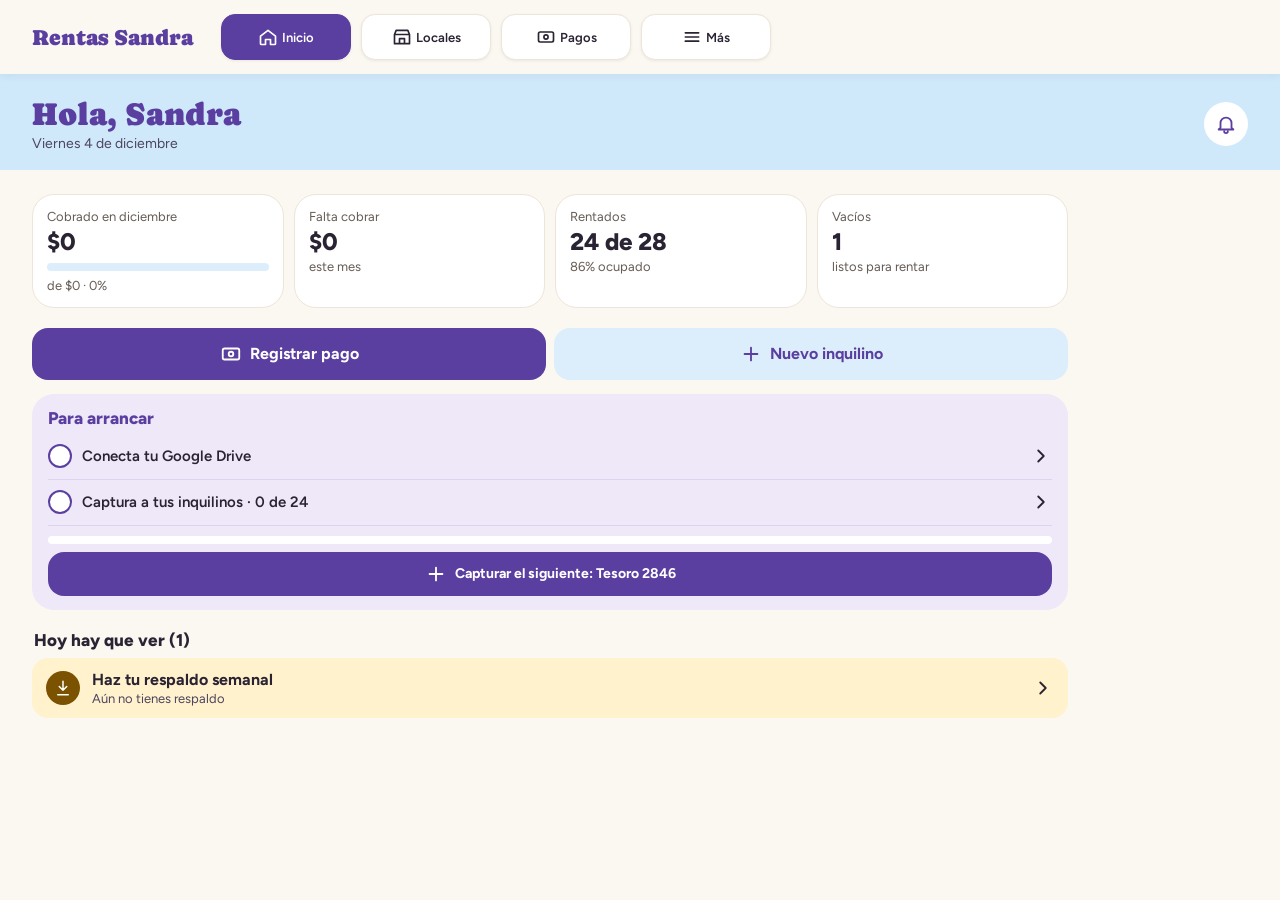
<file: index.html>
<!doctype html>
<html lang="es">
<head>
<meta charset="utf-8">
<meta name="viewport" content="width=device-width, initial-scale=1, viewport-fit=cover">
<meta name="theme-color" content="#CFE8FA">
<title>Rentas Sandra</title>
<link rel="manifest" href="manifest.webmanifest">
<link rel="icon" href="icono.svg">
<link rel="apple-touch-icon" href="icono-192.png">
<link rel="preload" href="lib/fuentes/caprasimo-latin-400-normal.woff2" as="font" type="font/woff2" crossorigin>
<link rel="stylesheet" href="estilos.css">
</head>
<body>
<nav>
  <span class="marca">Rentas Sandra</span>
  <a href="#/inicio" data-t="inicio"><svg class="i" viewBox="0 0 24 24" aria-hidden="true"><path d="M3 11l9-7 9 7v9a1 1 0 0 1-1 1h-5v-6H9v6H4a1 1 0 0 1-1-1z"/></svg>Inicio</a>
  <a href="#/locales" data-t="locales"><svg class="i" viewBox="0 0 24 24" aria-hidden="true"><path d="M3 9l2-5h14l2 5M3 9v11h18V9M3 9h18M9 20v-6h6v6"/></svg>Locales</a>
  <a href="#/pagos" data-t="pagos"><svg class="i" viewBox="0 0 24 24" aria-hidden="true"><rect x="3" y="6" width="18" height="12" rx="2"/><circle cx="12" cy="12" r="2.5"/></svg>Pagos</a>
  <a href="#/mas" data-t="mas"><svg class="i" viewBox="0 0 24 24" aria-hidden="true"><path d="M4 7h16M4 12h16M4 17h16"/></svg>Más</a>
</nav>
<header><button id="atras" aria-label="Atrás"><svg class="i" viewBox="0 0 24 24" aria-hidden="true"><path d="M15 6l-6 6 6 6"/></svg></button><div><h1 id="tit">Rentas</h1><p id="sub"></p></div><a id="campana" href="#/avisos" aria-label="Avisos"><svg class="i" viewBox="0 0 24 24" aria-hidden="true"><path d="M6 16V11a6 6 0 0 1 12 0v5l2 2H4zM10 20a2 2 0 0 0 4 0"/></svg><b class="badge" style="display:none">0</b></a></header>
<main id="main"></main>
<div id="velo" onclick="if(event.target===this)cerrarHoja()">
  <div id="hoja"><div class="hoja-cab"><b id="hoja-tit"></b><button onclick="cerrarHoja()" aria-label="Cerrar"><svg class="i" viewBox="0 0 24 24" aria-hidden="true"><path d="M6 6l12 12M18 6L6 18"/></svg></button></div><div id="hoja-cuerpo"></div></div>
</div>
<script src="lib/jspdf.umd.min.js" defer></script>
<script src="datos.js"></script>
<script src="app.js"></script>
</body>
</html>
</file>
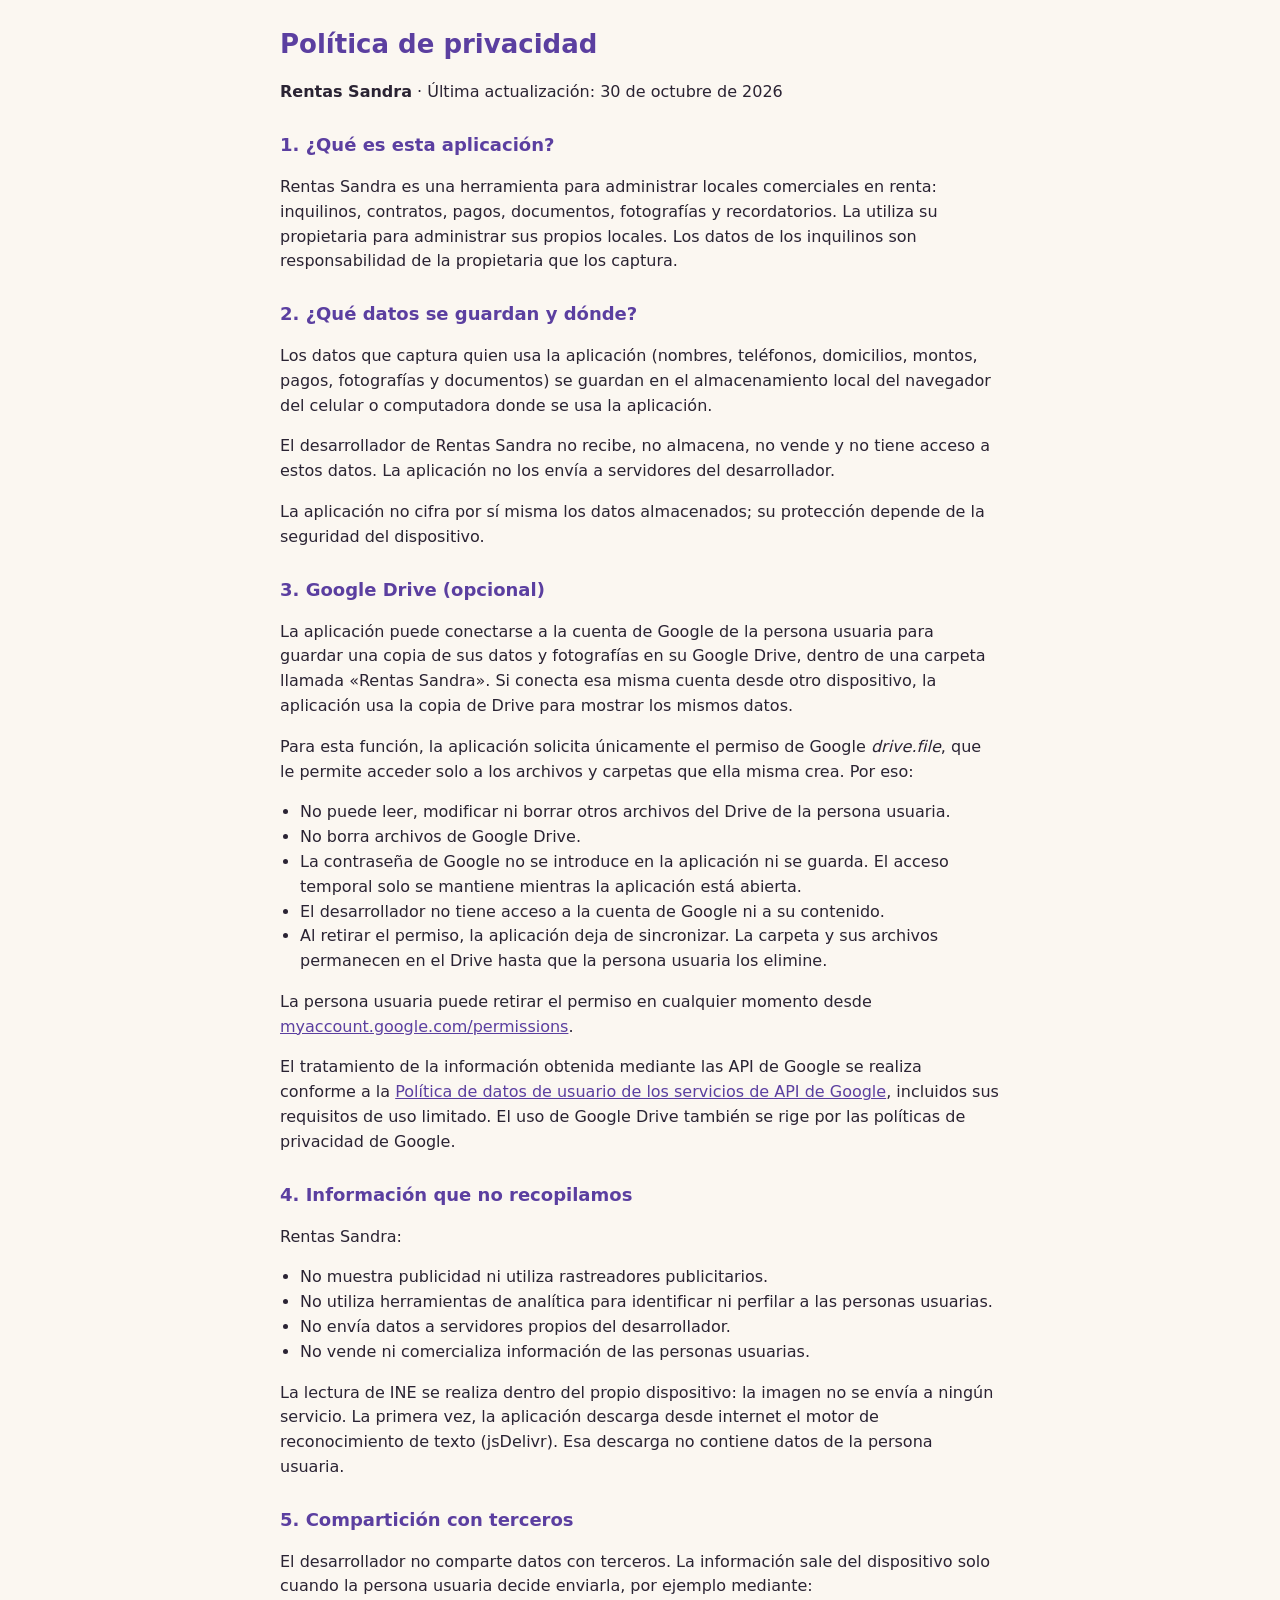
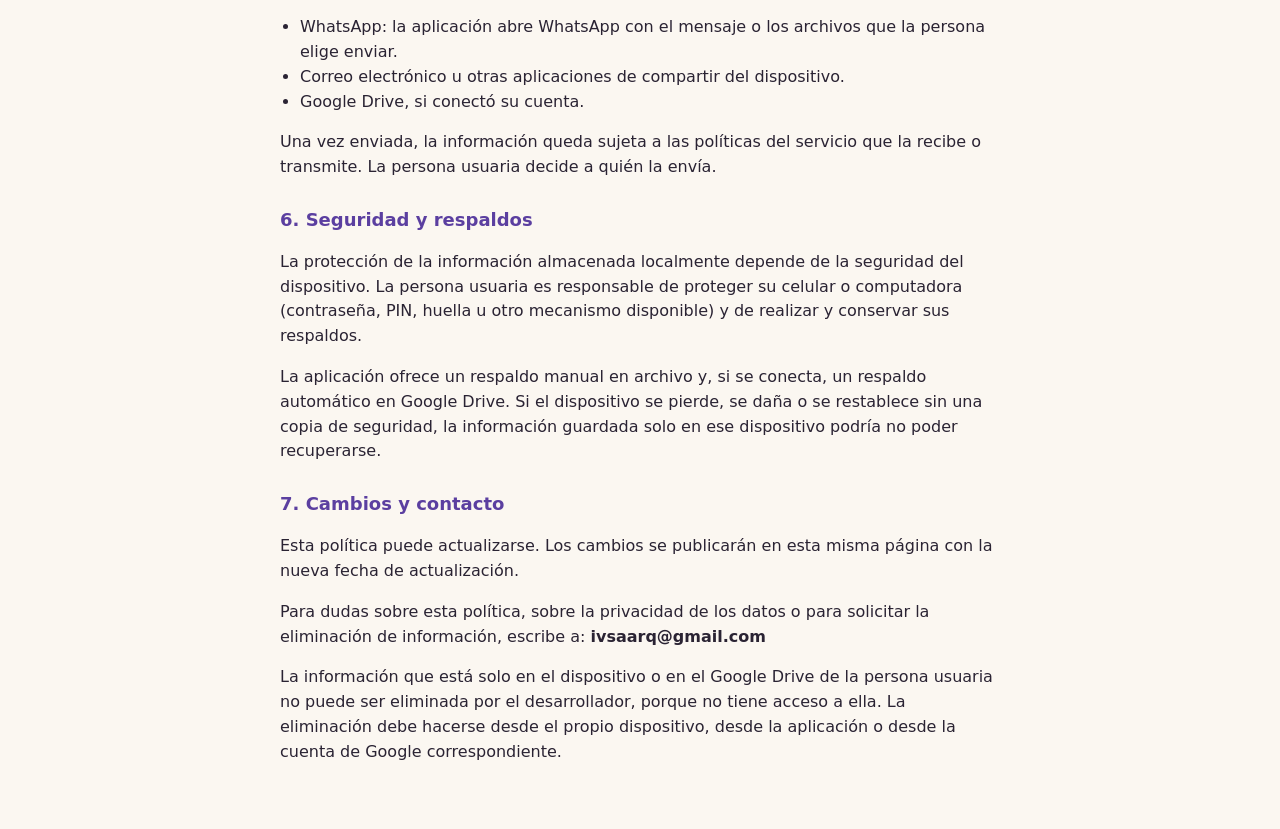
<file: privacidad.html>
<!doctype html>
<html lang="es">
<head>
<meta charset="utf-8">
<meta name="viewport" content="width=device-width, initial-scale=1">
<title>Política de privacidad · Rentas Sandra</title>
<style>
body{margin:0;background:#FBF7F1;color:#2A2333;font-family:system-ui,-apple-system,"Segoe UI",Roboto,sans-serif;line-height:1.55}
main{max-width:720px;margin:0 auto;padding:24px 18px 48px}
h1{color:#5B3FA0;font-size:26px;margin:0 0 4px}
h2{color:#5B3FA0;font-size:18px;margin:26px 0 6px}
ul{padding-left:20px}
a{color:#5B3FA0}
</style>
</head>
<body>
<main>
<h1>Política de privacidad</h1>
<p><b>Rentas Sandra</b> · Última actualización: 30 de octubre de 2026</p>

<h2>1. ¿Qué es esta aplicación?</h2>
<p>Rentas Sandra es una herramienta para administrar locales comerciales en renta: inquilinos, contratos, pagos, documentos, fotografías y recordatorios. La utiliza su propietaria para administrar sus propios locales. Los datos de los inquilinos son responsabilidad de la propietaria que los captura.</p>

<h2>2. ¿Qué datos se guardan y dónde?</h2>
<p>Los datos que captura quien usa la aplicación (nombres, teléfonos, domicilios, montos, pagos, fotografías y documentos) se guardan en el almacenamiento local del navegador del celular o computadora donde se usa la aplicación.</p>
<p>El desarrollador de Rentas Sandra no recibe, no almacena, no vende y no tiene acceso a estos datos. La aplicación no los envía a servidores del desarrollador.</p>
<p>La aplicación no cifra por sí misma los datos almacenados; su protección depende de la seguridad del dispositivo.</p>

<h2>3. Google Drive (opcional)</h2>
<p>La aplicación puede conectarse a la cuenta de Google de la persona usuaria para guardar una copia de sus datos y fotografías en su Google Drive, dentro de una carpeta llamada «Rentas Sandra». Si conecta esa misma cuenta desde otro dispositivo, la aplicación usa la copia de Drive para mostrar los mismos datos.</p>
<p>Para esta función, la aplicación solicita únicamente el permiso de Google <i>drive.file</i>, que le permite acceder solo a los archivos y carpetas que ella misma crea. Por eso:</p>
<ul>
<li>No puede leer, modificar ni borrar otros archivos del Drive de la persona usuaria.</li>
<li>No borra archivos de Google Drive.</li>
<li>La contraseña de Google no se introduce en la aplicación ni se guarda. El acceso temporal solo se mantiene mientras la aplicación está abierta.</li>
<li>El desarrollador no tiene acceso a la cuenta de Google ni a su contenido.</li>
<li>Al retirar el permiso, la aplicación deja de sincronizar. La carpeta y sus archivos permanecen en el Drive hasta que la persona usuaria los elimine.</li>
</ul>
<p>La persona usuaria puede retirar el permiso en cualquier momento desde <a href="https://myaccount.google.com/permissions">myaccount.google.com/permissions</a>.</p>
<p>El tratamiento de la información obtenida mediante las API de Google se realiza conforme a la <a href="https://developers.google.com/terms/api-services-user-data-policy">Política de datos de usuario de los servicios de API de Google</a>, incluidos sus requisitos de uso limitado. El uso de Google Drive también se rige por las políticas de privacidad de Google.</p>

<h2>4. Información que no recopilamos</h2>
<p>Rentas Sandra:</p>
<ul>
<li>No muestra publicidad ni utiliza rastreadores publicitarios.</li>
<li>No utiliza herramientas de analítica para identificar ni perfilar a las personas usuarias.</li>
<li>No envía datos a servidores propios del desarrollador.</li>
<li>No vende ni comercializa información de las personas usuarias.</li>
</ul>
<p>La lectura de INE se realiza dentro del propio dispositivo: la imagen no se envía a ningún servicio. La primera vez, la aplicación descarga desde internet el motor de reconocimiento de texto (jsDelivr). Esa descarga no contiene datos de la persona usuaria.</p>

<h2>5. Compartición con terceros</h2>
<p>El desarrollador no comparte datos con terceros. La información sale del dispositivo solo cuando la persona usuaria decide enviarla, por ejemplo mediante:</p>
<ul>
<li>WhatsApp: la aplicación abre WhatsApp con el mensaje o los archivos que la persona elige enviar.</li>
<li>Correo electrónico u otras aplicaciones de compartir del dispositivo.</li>
<li>Google Drive, si conectó su cuenta.</li>
</ul>
<p>Una vez enviada, la información queda sujeta a las políticas del servicio que la recibe o transmite. La persona usuaria decide a quién la envía.</p>

<h2>6. Seguridad y respaldos</h2>
<p>La protección de la información almacenada localmente depende de la seguridad del dispositivo. La persona usuaria es responsable de proteger su celular o computadora (contraseña, PIN, huella u otro mecanismo disponible) y de realizar y conservar sus respaldos.</p>
<p>La aplicación ofrece un respaldo manual en archivo y, si se conecta, un respaldo automático en Google Drive. Si el dispositivo se pierde, se daña o se restablece sin una copia de seguridad, la información guardada solo en ese dispositivo podría no poder recuperarse.</p>

<h2>7. Cambios y contacto</h2>
<p>Esta política puede actualizarse. Los cambios se publicarán en esta misma página con la nueva fecha de actualización.</p>
<p>Para dudas sobre esta política, sobre la privacidad de los datos o para solicitar la eliminación de información, escribe a: <b>ivsaarq@gmail.com</b></p>
<p>La información que está solo en el dispositivo o en el Google Drive de la persona usuaria no puede ser eliminada por el desarrollador, porque no tiene acceso a ella. La eliminación debe hacerse desde el propio dispositivo, desde la aplicación o desde la cuenta de Google correspondiente.</p>
</main>
</body>
</html>
</file>
<file: estilos.css>
@font-face{font-family:Caprasimo;src:url(lib/fuentes/caprasimo-latin-400-normal.woff2) format("woff2");font-weight:400;font-display:swap}
@font-face{font-family:Figtree;src:url(lib/fuentes/figtree-latin-400-normal.woff2) format("woff2");font-weight:400;font-display:swap}
@font-face{font-family:Figtree;src:url(lib/fuentes/figtree-latin-600-normal.woff2) format("woff2");font-weight:600;font-display:swap}
@font-face{font-family:Figtree;src:url(lib/fuentes/figtree-latin-700-normal.woff2) format("woff2");font-weight:700;font-display:swap}
@font-face{font-family:Figtree;src:url(lib/fuentes/figtree-latin-800-normal.woff2) format("woff2");font-weight:800;font-display:swap}

/* Estilo "Orgánico" con azul cielo y morado */
:root{--mor:#5B3FA0;--mor-osc:#432C7A;--cielo:#CFE8FA;--cielo2:#DCEEFB;--fondo:#FBF7F1;--txt:#2A2333;--gris:#665C55;--card:#fff;--borde:#EEE5D8;--linea:#F3ECE2;--input:#E2D7C9;
--rojo:#B3261E;--rojo2:#FCE8E6;--amar:#7A5200;--amar2:#FFF2CC;--verde:#1E6B45;--verde2:#DDF2E5;--gris2:#EEEAF5;--gris3:#4C4560;--wa:#1E7F45}
*{box-sizing:border-box;-webkit-tap-highlight-color:transparent}
html{font-size:16px}
body{margin:0;background:var(--fondo);font-family:Figtree,system-ui,-apple-system,"Segoe UI",Roboto,sans-serif;color:var(--txt);padding-bottom:calc(24px + env(safe-area-inset-bottom))}
a{color:inherit;text-decoration:none}
svg.i{width:22px;height:22px;flex:none;fill:none;stroke:currentColor;stroke-width:2;stroke-linecap:round;stroke-linejoin:round}
header{background:var(--cielo);color:var(--txt);padding:14px 12px 14px;display:flex;align-items:center;gap:4px}
header h1{margin:0;font-family:Caprasimo,Georgia,serif;font-weight:400;font-size:26px;color:var(--mor);line-height:1.15}
header p{margin:2px 0 0;font-size:14px;color:var(--gris3)}
#atras{background:#fff;border:0;color:var(--mor);width:40px;height:40px;border-radius:50%;display:grid;place-items:center;cursor:pointer;flex:none;margin-right:6px}
main{padding:14px 16px;max-width:760px;margin:0 auto}
h2{font-size:17px;font-weight:800;margin:20px 2px 8px}
.card{background:var(--card);border:1px solid var(--borde);border-radius:22px;padding:12px 16px;margin-bottom:12px}
.card p{margin:0 0 8px;line-height:1.45;font-size:15px}
.kpis{display:grid;grid-template-columns:1fr 1fr;gap:10px;margin-bottom:12px}
.kpi{display:flex;flex-direction:column;gap:3px;background:var(--card);border:1px solid var(--borde);border-radius:22px;padding:14px;margin-bottom:12px}
.kpis .kpi{margin:0}
.kpi b{font-size:24px;font-weight:800}
.kpi span{font-size:13px;color:var(--gris)}
.barra{height:8px;background:var(--cielo2);border-radius:4px;margin:4px 0;overflow:hidden}
.barra i{display:block;height:100%;background:var(--mor);border-radius:4px}
.al{display:flex;gap:12px;align-items:center;padding:12px 14px;border-radius:16px;margin-bottom:8px;font-size:16px;font-weight:700}
.al .ic{width:34px;height:34px;flex:none;border-radius:50%;display:grid;place-items:center;color:#fff}
.al .ic svg{width:18px;height:18px}
.al.r{background:var(--rojo2)} .al.r .ic{background:var(--rojo)}
.al.a{background:var(--amar2)} .al.a .ic{background:var(--amar)}
.al div{flex:1}
.al em{font-style:normal;font-weight:400;font-size:13px;color:var(--gris3);display:block;margin-top:2px}
.chip{display:inline-block;font-size:13px;font-weight:700;padding:4px 10px;border-radius:20px;white-space:nowrap;margin-left:6px}
.c-r{background:var(--rojo2);color:var(--rojo)} .c-a{background:var(--amar2);color:var(--amar)} .c-v{background:var(--verde2);color:var(--verde)} .c-g{background:var(--gris2);color:var(--gris3)}
.filtros{display:flex;gap:8px;flex-wrap:wrap;margin-bottom:12px}
.filtros button{min-height:40px;padding:0 14px;border-radius:20px;border:1px solid var(--input);background:#fff;font:inherit;font-size:14px;color:var(--txt);cursor:pointer}
.filtros button.on{background:var(--mor);border-color:var(--mor);color:#fff;font-weight:700}
.fila{display:flex;justify-content:space-between;align-items:center;gap:8px;min-height:60px;padding:8px 0;border-bottom:1px solid var(--linea);font-size:16px;cursor:pointer}
.fila:last-child{border-bottom:0}
.fila small{display:block;color:var(--gris);font-size:13px;margin-top:2px}
.fila>div{flex:1;min-width:0}
.plaza{font-weight:800;font-size:17px;margin:4px 0;display:flex;justify-content:space-between;align-items:center;gap:6px}
.plaza span{font-weight:400;color:var(--gris);font-size:13px}
.btn{display:flex;align-items:center;justify-content:center;gap:8px;width:100%;min-height:52px;border:0;border-radius:16px;padding:12px;font-size:16px;font-weight:700;margin-top:8px;cursor:pointer;background:var(--mor);color:#fff;text-align:center;font-family:inherit}
.btn:hover{background:var(--mor-osc)}
.btn.sec{background:var(--cielo2);color:var(--mor)}
.btn.wa{background:var(--wa);color:#fff}
.btn.peligro{background:var(--rojo2);color:var(--rojo)}
.btn.chico{min-height:44px;padding:8px;font-size:14px}
.btn.hecho{opacity:.5}
.btn:disabled{opacity:.6}
.dos{display:grid;grid-template-columns:1fr 1fr;gap:8px}
.tres{display:grid;grid-template-columns:1fr 1fr 1fr;gap:6px}
.dato{display:flex;justify-content:space-between;gap:12px;font-size:15px;padding:6px 0;text-align:right;overflow-wrap:anywhere;min-width:0}
.dato span{flex:none;max-width:45%}
.dato span{color:var(--gris);text-align:left}
.cifras{display:grid;grid-template-columns:repeat(3,1fr);gap:8px;margin:8px 0}
.cifras div{background:var(--fondo);border-radius:12px;padding:10px;display:flex;flex-direction:column;gap:2px}
.cifras span{font-size:12px;color:var(--gris)}
.cifras b{font-size:16px}
.persona{display:flex;align-items:center;gap:12px;margin:4px 0}
.avatar{width:46px;height:46px;border-radius:50%;background:var(--cielo2);color:var(--mor);display:grid;place-items:center;font-weight:800;font-size:17px;flex:none}
.persona b{font-size:17px;display:block}
.persona small{color:var(--gris);font-size:14px}
.chk{display:flex;justify-content:space-between;align-items:center;gap:10px;font-size:16px;min-height:56px;padding:6px 0}
.chk>span:first-child{flex:1}
.chk small{display:block;color:var(--gris);font-size:13px}
.chk input[type=checkbox]{width:26px;height:26px;accent-color:var(--mor);margin:0}
.chk input[type=date]{width:auto;flex:0 0 auto;margin:0;font-size:15px;padding:8px}
.seg{display:flex;background:var(--linea);border-radius:12px;padding:3px}
.seg button{min-height:38px;padding:0 11px;border:0;border-radius:10px;background:transparent;font:inherit;font-size:14px;color:var(--gris3);cursor:pointer}
.seg button.on{background:#fff;font-weight:700;color:var(--mor);box-shadow:0 1px 2px rgba(0,0,0,.08)}
.acc{display:flex;align-items:center;gap:10px}
.cam{border:1.5px dashed #9BB8D6;background:#fff;border-radius:10px;width:44px;height:44px;color:var(--mor);cursor:pointer;display:grid;place-items:center}
.doc{border-bottom:1px solid var(--linea)}
.doc:last-of-type{border:0}
.fotos{display:flex;flex-wrap:wrap;gap:6px;margin:4px 0 8px}
.mini{width:60px;height:60px;object-fit:cover;border-radius:10px;border:1px solid var(--borde);cursor:pointer;background:var(--cielo2)}
.mas-foto{width:60px;height:60px;border-radius:10px;border:1.5px dashed #9BB8D6;background:#fff;color:var(--mor);cursor:pointer;display:grid;place-items:center}
.pasos{display:grid;grid-template-columns:repeat(4,1fr);gap:6px;margin:4px 0 6px}
.pasos i{height:6px;border-radius:3px;background:var(--cielo2)}
.pasos i.on{background:var(--mor)}
.paso{display:flex;gap:10px;margin:16px 0 6px}
.paso .n{flex:0 0 30px;height:30px;border-radius:50%;background:var(--mor);color:#fff;display:grid;place-items:center;font-weight:800}
.paso b{font-size:17px}
.paso p{margin:2px 0 0;font-size:14px;color:var(--gris)}
.sub{font-size:13px;color:var(--gris);margin:12px 0 4px;font-weight:700}
label{display:block;font-size:13px;color:var(--gris);margin:12px 0 0}
label small{display:block;font-size:11px}
input,select,textarea{display:block;width:100%;margin-top:4px;font-size:16px;min-height:48px;padding:11px 12px;border:1px solid var(--input);border-radius:12px;background:#fff;color:var(--txt);font-family:inherit}
input:focus,select:focus,textarea:focus{outline:2px solid var(--mor);outline-offset:1px}
textarea{resize:vertical}
.buscar{display:flex;align-items:center;gap:10px;background:#fff;border:1px solid var(--input);border-radius:16px;padding:0 14px;margin:0 0 10px;color:var(--gris)}
.buscar input{border:0;margin:0;padding:0;outline:0}
.aviso{background:var(--amar2);color:var(--amar);border-radius:12px;padding:10px 12px;font-size:14px;margin:6px 0}
.aviso a{text-decoration:underline}
.ok{background:var(--verde2);color:var(--verde);border-radius:14px;padding:14px;font-size:16px;font-weight:700;text-align:center}
.vacio{color:var(--gris);text-align:center;padding:14px;font-size:14px}
.rojo{color:var(--rojo)}
.mesnav{display:flex;justify-content:space-between;align-items:center;margin-bottom:12px}
.mesnav a{width:44px;height:44px;border-radius:50%;background:#fff;border:1px solid var(--borde);display:grid;place-items:center;color:var(--txt)}
.mesnav b{text-transform:capitalize;font-family:Caprasimo,Georgia,serif;font-weight:400;font-size:22px;color:var(--mor)}
.tabla{width:100%;border-collapse:collapse;font-size:14px}
.tabla td,.tabla th{padding:7px 4px;text-align:right;border-bottom:1px solid var(--linea)}
.tabla td:first-child,.tabla th:first-child{text-align:left;text-transform:capitalize}
.menu .fila{font-size:16px}
.menu .fila svg.i{color:var(--mor);margin-right:12px}
.menu .fila>div{display:flex;align-items:center}
nav{position:sticky;top:0;z-index:5;display:grid;grid-template-columns:repeat(4,minmax(0,1fr));gap:8px;background:var(--fondo);padding:calc(10px + env(safe-area-inset-top)) 12px 10px;box-shadow:0 2px 8px rgba(42,35,51,.06)}
nav a{min-height:46px;display:flex;flex-direction:row;align-items:center;justify-content:center;gap:4px;padding:0 4px;border-radius:14px;background:#fff;border:1px solid var(--borde);box-shadow:0 1px 3px rgba(42,35,51,.08);font-size:13px;font-weight:600;color:var(--txt);white-space:nowrap}
nav a.on{background:var(--mor);border-color:var(--mor);color:#fff}
nav a svg.i{width:20px;height:20px}
nav .marca{display:none}
#velo{position:fixed;inset:0;z-index:10;background:rgba(42,35,51,.45);display:none;align-items:flex-end;justify-content:center}
#velo.on{display:flex}
#hoja{background:var(--fondo);width:100%;max-width:640px;max-height:90vh;overflow:auto;border-radius:24px 24px 0 0;padding:0 16px calc(20px + env(safe-area-inset-bottom))}
.hoja-cab{position:sticky;top:0;z-index:1;background:var(--fondo);display:flex;justify-content:space-between;align-items:center;padding:16px 0 8px;font-size:18px;font-weight:800}
.hoja-cab button{border:0;background:var(--cielo2);color:var(--mor);border-radius:50%;width:40px;height:40px;cursor:pointer;display:grid;place-items:center}
.pago{margin-top:8px}

/* Plazas desplegables */
.plaza-d{padding:0;overflow:hidden}
.plaza-cab{list-style:none;display:flex;align-items:center;justify-content:space-between;gap:10px;min-height:60px;padding:10px 16px;background:#EEE8F8;cursor:pointer}
.plaza-cab::-webkit-details-marker{display:none}
.plaza-cab b{display:block;font-size:17px;font-weight:800;color:var(--mor)}
.plaza-cab small{display:block;font-size:13px;color:var(--gris3);margin-top:2px}
.plaza-cab svg.i{color:var(--mor);transition:transform .2s}
.plaza-d[open] .plaza-cab svg.i{transform:rotate(90deg)}
.plaza-d .fila{margin:0 16px}

/* Laptop y tableta grande: menú arriba, horizontal */
@media (min-width:900px){
  nav{padding:14px 32px;grid-template-columns:auto repeat(4,max-content);justify-content:start;align-items:center;gap:10px}
  nav .marca{display:block;font-family:Caprasimo,Georgia,serif;font-size:22px;color:var(--mor);padding:0 18px 0 0}
  nav a{padding:0 18px;min-width:130px}
  header{padding:22px 32px 18px}
  header h1{font-size:32px}
  main{padding:24px 32px;max-width:1100px;margin:0}
  .kpis{grid-template-columns:repeat(4,1fr)}
  .columnas{display:grid;grid-template-columns:1fr 1fr;gap:16px;align-items:start}
  #velo{align-items:center}
  #hoja{border-radius:24px;max-height:85vh}
}

/* Calendario por locales */
.cal-leyenda{display:flex;flex-wrap:wrap;gap:8px;align-items:center;margin:0 0 10px;font-size:13px;color:var(--gris3)}
.cal-leyenda .bar{padding:3px 10px;border-radius:12px;font-size:12px}
.calwrap{overflow-x:auto;background:#fff;border:1px solid var(--borde);border-radius:18px;-webkit-overflow-scrolling:touch}
.cal{border-collapse:separate;border-spacing:0;font-size:13px}
.cal th,.cal td{border-bottom:1px solid var(--linea);border-right:1px solid var(--linea);height:52px;min-width:84px;padding:0;text-align:center;white-space:nowrap}
.cal thead th{position:sticky;top:0;z-index:3;background:var(--cielo2);color:var(--txt);font-weight:700;height:40px}
.cal thead th.hoy{background:var(--mor);color:#fff}
.cal tbody th:first-child,.cal thead th:first-child{position:sticky;left:0;z-index:2;background:#fff;min-width:150px;text-align:left;padding:6px 10px}
.cal thead th:first-child{z-index:4;background:var(--cielo)}
.cal th b{display:block;font-size:14px}
.cal th small{display:block;font-size:12px;color:var(--gris);font-weight:400;white-space:nowrap;overflow:hidden;text-overflow:ellipsis;max-width:140px}
.cal tr.grupo th{background:#EEE8F8;color:var(--mor);font-weight:800;text-align:left;height:34px;position:static;padding:0}
.cal tr.grupo th span{position:sticky;left:0;display:inline-block;padding:6px 10px}
.cal-c{padding:4px 0}
.bar{display:flex;align-items:center;justify-content:center;height:100%;min-height:44px;color:#fff;font-weight:700;font-size:12px;cursor:pointer;border-radius:0}
/* Colores suaves (pastel) con texto oscuro para que se lea bien */
.bar.ok{background:rgba(46,139,87,.22);color:#1E6B45}
.bar.mal{background:rgba(179,38,30,.18);color:#9B1C14}
.bar.ojo{background:rgba(224,161,0,.26);color:#6B4D00}
.bar.pend{background:rgba(142,134,166,.22);color:#4C4560}
.cal-c .bar{margin:0}
.cal-c .bar.ini{border-radius:12px 0 0 12px;margin-left:6px}
.cal-c .bar.fin{border-radius:0 12px 12px 0;margin-right:6px}
.cal-c .bar.ini.fin{border-radius:12px;margin:0 6px}
.cal-vac{background:repeating-linear-gradient(45deg,#f4f1f8,#f4f1f8 6px,#fff 6px,#fff 12px);color:var(--gris);font-size:12px}
.cal-sin{background:repeating-linear-gradient(45deg,#FFF6DA,#FFF6DA 6px,#fff 6px,#fff 12px)}
.cal-add{display:flex;align-items:center;justify-content:center;width:100%;height:100%;min-height:44px;color:var(--mor);font-weight:700;font-size:12px}
.cal-vac .cal-add{color:var(--gris)}
.cal td.cal-vac:has(.cal-add:hover),.cal td.cal-sin:has(.cal-add:hover){outline:2px solid var(--mor);outline-offset:-2px}
.cal th a{display:block;color:inherit}
.cal-leyenda .cal-vac,.cal-leyenda .cal-sin{padding:3px 10px;border-radius:12px;font-size:12px;border:1px solid var(--borde)}

/* Guía de arranque */
.guia{background:#EEE8F8;border-radius:22px;padding:14px 16px;margin:14px 0 12px}
.guia>b{display:block;font-size:17px;font-weight:800;color:var(--mor);margin-bottom:6px}
.guia-paso{display:flex;align-items:center;gap:10px;min-height:46px;font-size:15px;font-weight:600;border-bottom:1px solid rgba(91,63,160,.12)}
.guia-paso>span:nth-child(2){flex:1}
.guia-paso.ok{color:var(--gris3);font-weight:400}
.guia-paso.ok>span:nth-child(2){text-decoration:line-through}
.guia-check{width:24px;height:24px;border-radius:50%;border:2px solid var(--mor);display:grid;place-items:center;flex:none;background:#fff}
.guia-paso.ok .guia-check{background:var(--mor);color:#fff}
.guia-check svg.i{width:15px;height:15px;stroke-width:3}
.guia .barra{margin:10px 0 2px;background:#fff}
/* Filtro de plazas del calendario */
.cal-filtro{display:flex;align-items:center;gap:10px;margin:0 0 10px;font-size:14px;font-weight:700;color:var(--txt)}
.cal-filtro select{margin:0;flex:1;max-width:320px}

/* WhatsApp junto a cada aviso */
.al-fila{display:flex;gap:8px;align-items:stretch;margin-bottom:8px}
.al-fila .al{flex:1;margin:0;min-width:0}
.al-wa{flex:none;width:52px;border:0;border-radius:16px;background:var(--wa);color:#fff;display:grid;place-items:center;cursor:pointer}
.boton-dato{width:auto;margin:0;padding:0 16px;min-height:40px;flex:none}
.aviso a.btn{text-decoration:none}

/* Campana de avisos con círculo rojo y número */
#campana{margin-left:auto;position:relative;background:#fff;color:var(--mor);width:44px;height:44px;border-radius:50%;display:grid;place-items:center;flex:none;text-decoration:none}
#campana .badge{position:absolute;top:-4px;right:-4px;min-width:22px;height:22px;padding:0 6px;border-radius:11px;background:#D7263D;color:#fff;font-size:13px;font-weight:700;line-height:22px;text-align:center;box-shadow:0 0 0 2px var(--cielo)}
header>div{min-width:0}

/* INE: casillas fijas de frente y vuelta */
.ine-casillas{display:grid;grid-template-columns:1fr 1fr;gap:10px;margin:8px 0 4px}
.ine-casilla{position:relative;aspect-ratio:1.58;border:2px dashed var(--borde,#b9c7dc);border-radius:12px;background:#fff;color:var(--mor);display:grid;place-items:center;cursor:pointer;overflow:hidden;padding:0;font:inherit}
.ine-casilla .i{width:28px;height:28px}
.ine-casilla span{position:absolute;bottom:6px;left:0;right:0;text-align:center;font-size:14px;font-weight:700}
.ine-casilla.llena{border-style:solid}
.ine-casilla.llena img{width:100%;height:100%;object-fit:cover;margin:0;border-radius:0}
.ine-casilla.llena span{background:rgba(255,255,255,.85);bottom:0;padding:3px 0}

/* Calendario: leyenda con botones y celdas apagadas por el filtro */
.leyenda-btn{border:0;cursor:pointer;font:inherit;font-size:13px;font-weight:700;padding:8px 14px;border-radius:16px;min-height:36px}
.leyenda-btn.on{outline:3px solid var(--mor);outline-offset:1px}
.leyenda-btn.todos{background:#fff;color:var(--mor);border:1px solid var(--mor)}
.cal-leyenda .leyenda-btn.cal-vac,.cal-leyenda .leyenda-btn.cal-sin{background:#fff;color:var(--gris3);border:1px solid var(--borde)}
.cal td.apag{opacity:.25}
.cal thead th a{display:flex;align-items:center;justify-content:center;height:100%;min-height:40px;color:inherit;text-decoration:none}
</file>
